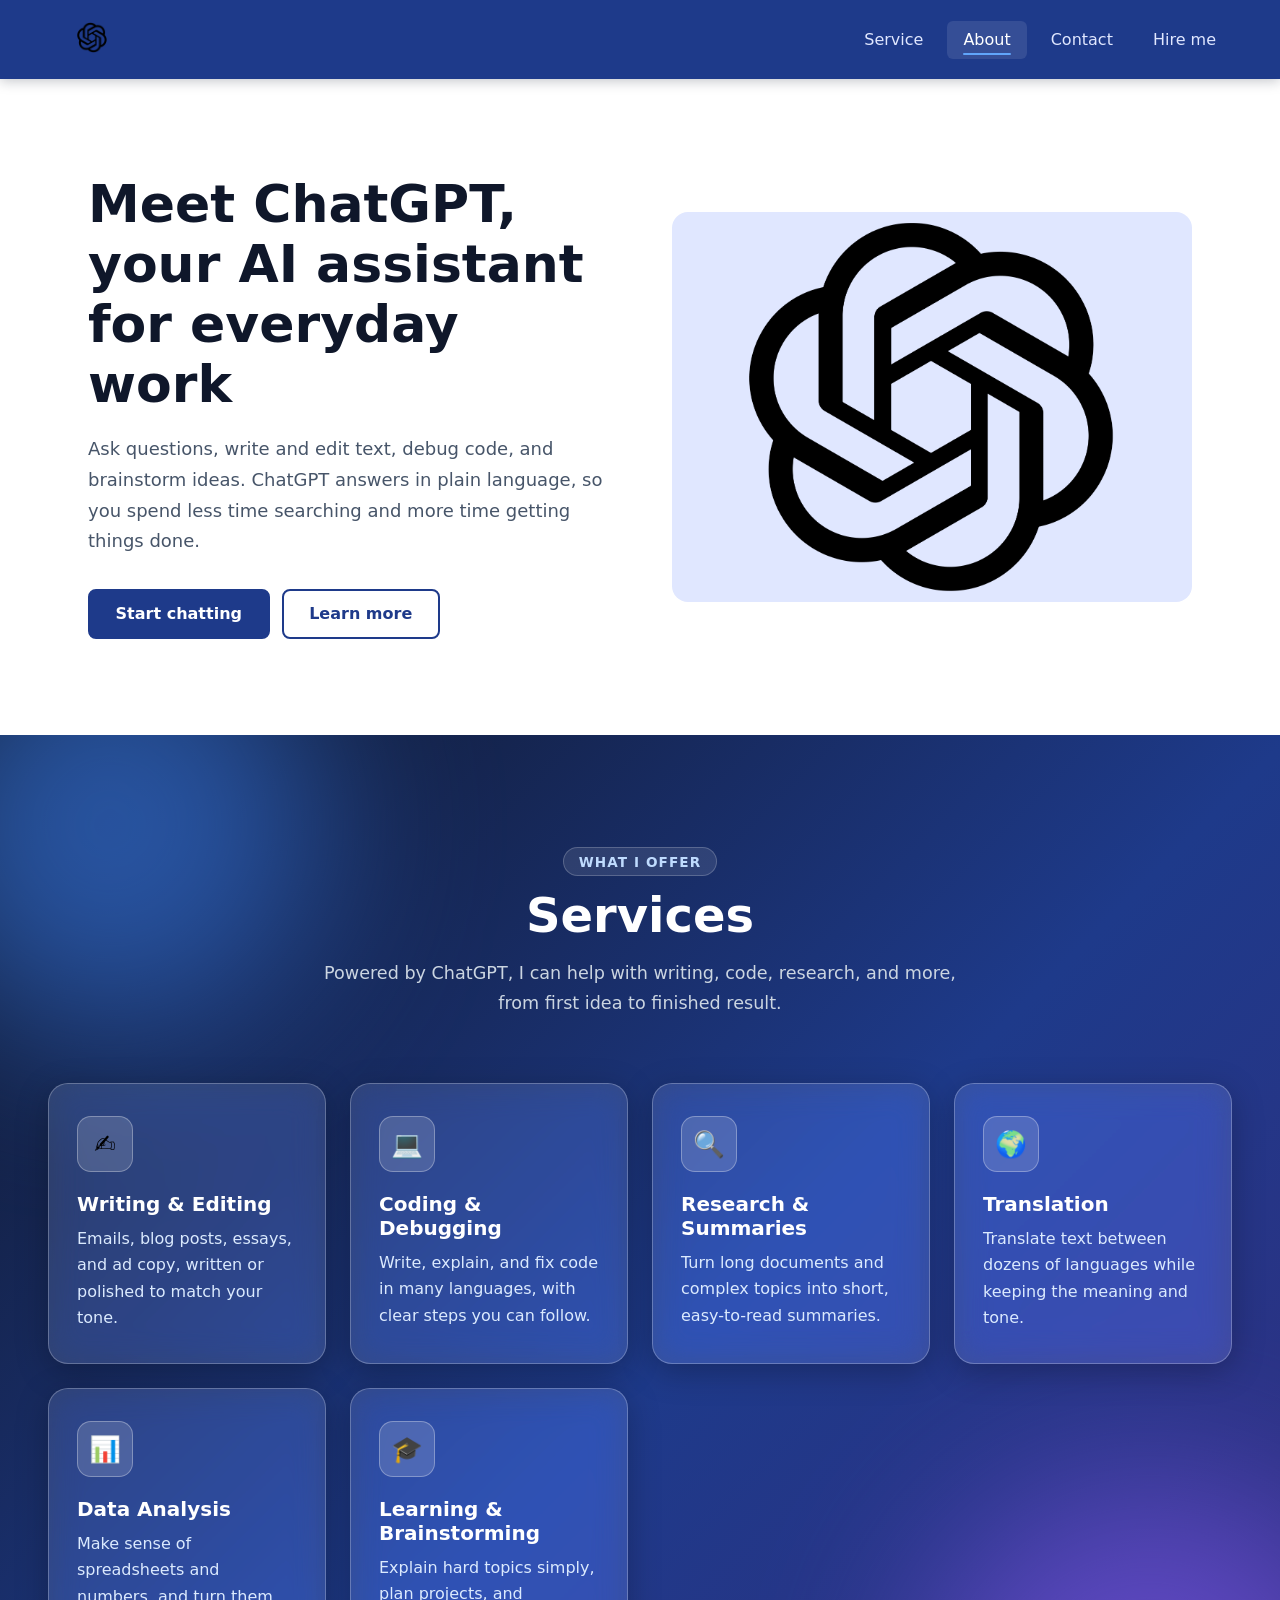
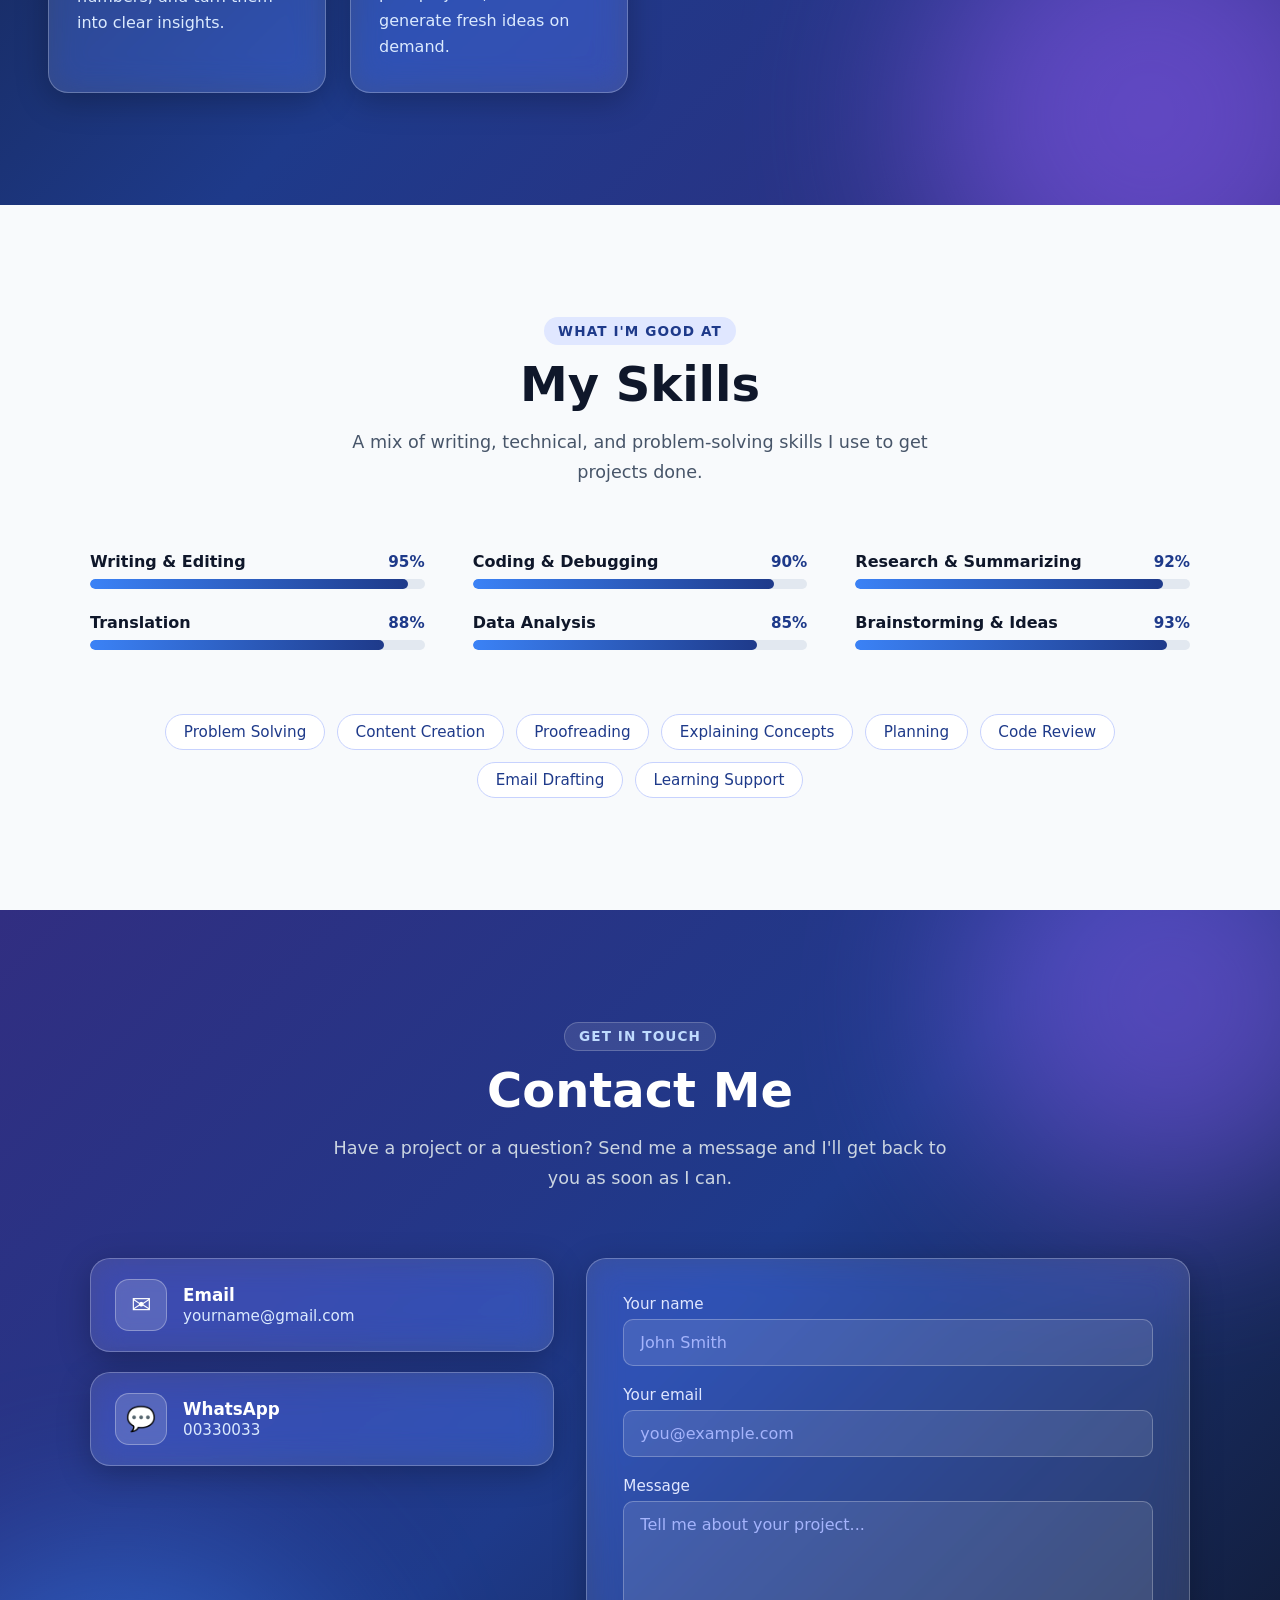
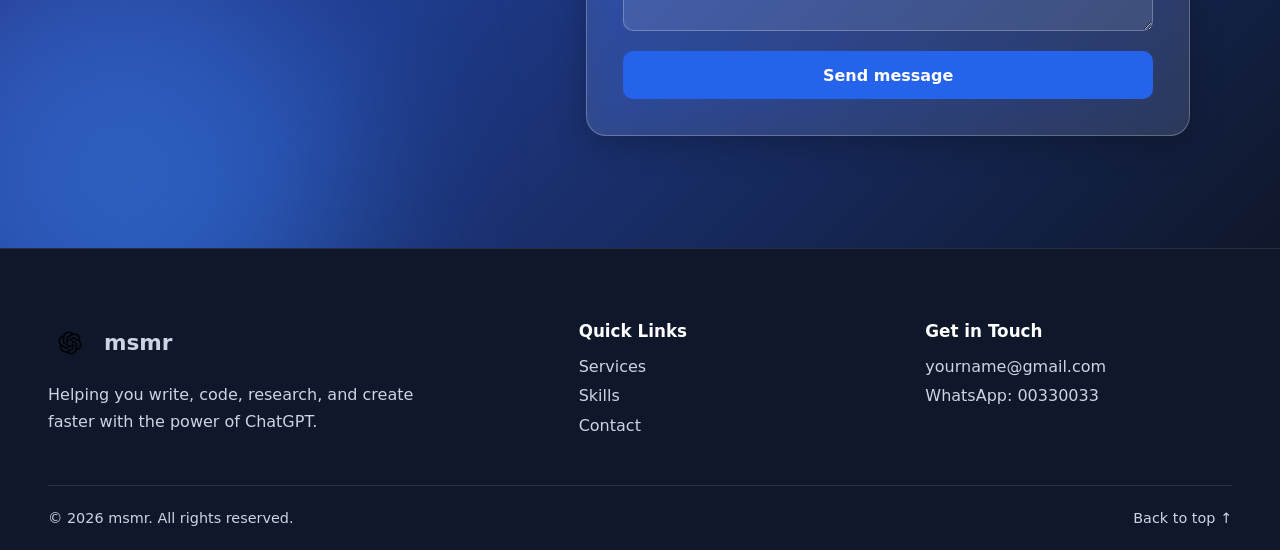
<file: index.html>
<!DOCTYPE html>
<html lang="en">
<head>
    <meta charset="UTF-8">
    <meta name="viewport" content="width=device-width, initial-scale=1.0">
    <title>msmr</title>

    <link rel="stylesheet" href="style.css">
</head>
<body>

    <!-- NAVBAR -->
    <nav class="nav">
        <a href="#" class="nav-logo">
            <img src="ChatGPT-Logo.png" alt="msmr logo">
        </a>

        <ul>
            <li><a href="#service">Service</a></li>
            <li><a href="#skills" aria-current="page">About</a></li>
            <li><a href="#contact">Contact</a></li>
            <li><a href="#contact">Hire me</a></li>
        </ul>
    </nav>

    <!-- HERO -->
    <header class="hero">
        <div class="hero-text">
            <h1>Meet ChatGPT, your AI assistant for everyday work</h1>
            <p>
                Ask questions, write and edit text, debug code, and brainstorm
                ideas. ChatGPT answers in plain language, so you spend less
                time searching and more time getting things done.
            </p>
            <div class="hero-buttons">
                <a href="#service" class="btn btn-primary">Start chatting</a>
                <a href="#skills" class="btn btn-secondary">Learn more</a>
            </div>
        </div>

        <div class="hero-image">
            <img src="ChatGPT-Logo.png" alt="ChatGPT conversation preview">
        </div>
    </header>

    <!-- SERVICES -->
    <section class="services" id="service">
        <div class="services-inner">

            <div class="section-heading">
                <span class="eyebrow">What I offer</span>
                <h2>Services</h2>
                <p>
                    Powered by ChatGPT, I can help with writing, code, research,
                    and more, from first idea to finished result.
                </p>
            </div>

            <div class="services-grid">

                <article class="glass-card">
                    <div class="card-icon">✍️</div>
                    <h3>Writing &amp; Editing</h3>
                    <p>Emails, blog posts, essays, and ad copy, written or polished to match your tone.</p>
                </article>

                <article class="glass-card">
                    <div class="card-icon">💻</div>
                    <h3>Coding &amp; Debugging</h3>
                    <p>Write, explain, and fix code in many languages, with clear steps you can follow.</p>
                </article>

                <article class="glass-card">
                    <div class="card-icon">🔍</div>
                    <h3>Research &amp; Summaries</h3>
                    <p>Turn long documents and complex topics into short, easy-to-read summaries.</p>
                </article>

                <article class="glass-card">
                    <div class="card-icon">🌍</div>
                    <h3>Translation</h3>
                    <p>Translate text between dozens of languages while keeping the meaning and tone.</p>
                </article>

                <article class="glass-card">
                    <div class="card-icon">📊</div>
                    <h3>Data Analysis</h3>
                    <p>Make sense of spreadsheets and numbers, and turn them into clear insights.</p>
                </article>

                <article class="glass-card">
                    <div class="card-icon">🎓</div>
                    <h3>Learning &amp; Brainstorming</h3>
                    <p>Explain hard topics simply, plan projects, and generate fresh ideas on demand.</p>
                </article>

            </div>
        </div>
    </section>

    <!-- SKILLS -->
    <section class="skills" id="skills">
        <div class="skills-inner">

            <div class="skills-heading">
                <span class="skills-eyebrow">What I'm good at</span>
                <h2>My Skills</h2>
                <p>
                    A mix of writing, technical, and problem-solving skills
                    I use to get projects done.
                </p>
            </div>

            <div class="skills-grid">

                <div class="skill">
                    <div class="skill-top">
                        <span class="skill-name">Writing &amp; Editing</span>
                        <span class="skill-percent">95%</span>
                    </div>
                    <div class="skill-bar" role="progressbar" aria-label="Writing and Editing" aria-valuemin="0" aria-valuemax="100" aria-valuenow="95">
                        <div class="skill-fill" style="--level: 95%;"></div>
                    </div>
                </div>

                <div class="skill">
                    <div class="skill-top">
                        <span class="skill-name">Coding &amp; Debugging</span>
                        <span class="skill-percent">90%</span>
                    </div>
                    <div class="skill-bar" role="progressbar" aria-label="Coding and Debugging" aria-valuemin="0" aria-valuemax="100" aria-valuenow="90">
                        <div class="skill-fill" style="--level: 90%;"></div>
                    </div>
                </div>

                <div class="skill">
                    <div class="skill-top">
                        <span class="skill-name">Research &amp; Summarizing</span>
                        <span class="skill-percent">92%</span>
                    </div>
                    <div class="skill-bar" role="progressbar" aria-label="Research and Summarizing" aria-valuemin="0" aria-valuemax="100" aria-valuenow="92">
                        <div class="skill-fill" style="--level: 92%;"></div>
                    </div>
                </div>

                <div class="skill">
                    <div class="skill-top">
                        <span class="skill-name">Translation</span>
                        <span class="skill-percent">88%</span>
                    </div>
                    <div class="skill-bar" role="progressbar" aria-label="Translation" aria-valuemin="0" aria-valuemax="100" aria-valuenow="88">
                        <div class="skill-fill" style="--level: 88%;"></div>
                    </div>
                </div>

                <div class="skill">
                    <div class="skill-top">
                        <span class="skill-name">Data Analysis</span>
                        <span class="skill-percent">85%</span>
                    </div>
                    <div class="skill-bar" role="progressbar" aria-label="Data Analysis" aria-valuemin="0" aria-valuemax="100" aria-valuenow="85">
                        <div class="skill-fill" style="--level: 85%;"></div>
                    </div>
                </div>

                <div class="skill">
                    <div class="skill-top">
                        <span class="skill-name">Brainstorming &amp; Ideas</span>
                        <span class="skill-percent">93%</span>
                    </div>
                    <div class="skill-bar" role="progressbar" aria-label="Brainstorming and Ideas" aria-valuemin="0" aria-valuemax="100" aria-valuenow="93">
                        <div class="skill-fill" style="--level: 93%;"></div>
                    </div>
                </div>

            </div>

            <div class="skill-tags">
                <span>Problem Solving</span>
                <span>Content Creation</span>
                <span>Proofreading</span>
                <span>Explaining Concepts</span>
                <span>Planning</span>
                <span>Code Review</span>
                <span>Email Drafting</span>
                <span>Learning Support</span>
            </div>

        </div>
    </section>

    <!-- CONTACT -->
    <section class="contact" id="contact">
        <div class="contact-inner">

            <div class="contact-heading">
                <span class="contact-eyebrow">Get in touch</span>
                <h2>Contact Me</h2>
                <p>
                    Have a project or a question? Send me a message and
                    I'll get back to you as soon as I can.
                </p>
            </div>

            <div class="contact-grid">

                <!-- Left: contact details -->
                <div class="contact-info">

                    <!-- REPLACE yourname@gmail.com -->
                    <a href="mailto:yourname@gmail.com" class="contact-item">
                        <span class="contact-icon">✉️</span>
                        <span class="contact-text">
                            <strong>Email</strong>
                            <span>yourname@gmail.com</span>
                        </span>
                    </a>

                    <!-- REPLACE 330033 with your full number (no + and no 00) -->
                    <a href="https://wa.me/330033" target="_blank" rel="noopener" class="contact-item">
                        <span class="contact-icon">💬</span>
                        <span class="contact-text">
                            <strong>WhatsApp</strong>
                            <span>00330033</span>
                        </span>
                    </a>

                </div>

                <!-- Right: form -->
                <form class="contact-form" id="contact-form">
                    <label for="c-name">Your name</label>
                    <input type="text" id="c-name" placeholder="John Smith" required>

                    <label for="c-email">Your email</label>
                    <input type="email" id="c-email" placeholder="you@example.com" required>

                    <label for="c-message">Message</label>
                    <textarea id="c-message" rows="5" placeholder="Tell me about your project..." required></textarea>

                    <button type="submit" class="contact-submit">Send message</button>
                </form>

            </div>
        </div>
    </section>

    <!-- FOOTER -->
    <footer class="footer">
        <div class="footer-inner">

            <div class="footer-grid">

                <!-- Brand -->
                <div class="footer-brand">
                    <a href="#" class="footer-logo">
                        <img src="ChatGPT-Logo.png" alt="msmr logo">
                        <span>msmr</span>
                    </a>
                    <p>
                        Helping you write, code, research, and create faster
                        with the power of ChatGPT.
                    </p>
                </div>

                <!-- Quick links -->
                <nav class="footer-col" aria-label="Footer navigation">
                    <h3>Quick Links</h3>
                    <ul>
                        <li><a href="#service">Services</a></li>
                        <li><a href="#skills">Skills</a></li>
                        <li><a href="#contact">Contact</a></li>
                    </ul>
                </nav>

                <!-- Contact -->
                <div class="footer-col">
                    <h3>Get in Touch</h3>
                    <ul>
                        <!-- REPLACE yourname@gmail.com -->
                        <li><a href="mailto:yourname@gmail.com">yourname@gmail.com</a></li>
                        <!-- REPLACE 330033 with your full number (no + and no 00) -->
                        <li><a href="https://wa.me/330033" target="_blank" rel="noopener">WhatsApp: 00330033</a></li>
                    </ul>
                </div>

            </div>

            <div class="footer-bottom">
                <p>&copy; <span id="year">2026</span> msmr. All rights reserved.</p>
                <a href="#" class="back-to-top">Back to top ↑</a>
            </div>

        </div>
    </footer>

    <script>
        // Contact form: opens the visitor's email app with the message filled in
        const form = document.getElementById("contact-form");

        form.addEventListener("submit", function (e) {
            e.preventDefault();

            const name = document.getElementById("c-name").value.trim();
            const email = document.getElementById("c-email").value.trim();
            const message = document.getElementById("c-message").value.trim();

            const subject = encodeURIComponent("Message from " + name);
            const body = encodeURIComponent(message + "\n\nFrom: " + name + " (" + email + ")");

            // REPLACE yourname@gmail.com
            window.location.href = "mailto:yourname@gmail.com?subject=" + subject + "&body=" + body;
        });

        // Footer: keeps the copyright year up to date
        document.getElementById("year").textContent = new Date().getFullYear();
    </script>

</body>
</html>
</file>
<file: style.css>
/* ==========================================================
   BASE
   ========================================================== */

*,
*::before,
*::after {
    box-sizing: border-box;
}

:root {
    --nav-bg: #1e3a8a;
    --nav-text: #e0e7ff;
    --nav-text-hover: #ffffff;
    --nav-accent: #60a5fa;
    --nav-height: 72px;
}

/* Forces sections to stack vertically, full width */
body {
    display: block;
    margin: 0;
}

img {
    max-width: 100%;
}


/* ==========================================================
   NAVBAR
   ========================================================== */

.nav {
    position: sticky;
    top: 0;
    z-index: 100;
    display: flex;
    align-items: center;
    justify-content: space-between;
    min-height: var(--nav-height);
    padding: 0 clamp(1rem, 4vw, 3rem);
    background-color: var(--nav-bg);
    box-shadow: 0 2px 12px rgba(15, 23, 42, 0.25);
}

.nav-logo {
    display: flex;
    align-items: center;
}

.nav img {
    width: 56px;
    height: 56px;
    object-fit: contain;
    border-radius: 50%;
}

.nav ul {
    display: flex;
    align-items: center;
    justify-content: center;
    gap: 0.5rem;
    margin: 0;
    padding: 0;
    list-style: none;
}

.nav a {
    position: relative;
    display: inline-block;
    padding: 0.6rem 1rem;
    color: var(--nav-text);
    font-family: "Segoe UI", system-ui, -apple-system, Roboto, Arial, sans-serif;
    font-size: 1rem;
    font-weight: 500;
    text-decoration: none;
    border-radius: 6px;
    transition: color 0.2s ease, background-color 0.2s ease;
}

.nav a:hover,
.nav a[aria-current="page"] {
    color: var(--nav-text-hover);
    background-color: rgba(255, 255, 255, 0.1);
}

.nav a[aria-current="page"]::after {
    content: "";
    position: absolute;
    left: 1rem;
    right: 1rem;
    bottom: 0.25rem;
    height: 2px;
    background-color: var(--nav-accent);
    border-radius: 2px;
}

.nav a:focus-visible {
    outline: 2px solid var(--nav-accent);
    outline-offset: 2px;
}

@media (max-width: 640px) {
    .nav {
        flex-direction: column;
        justify-content: center;
        gap: 0.5rem;
        padding: 0.75rem 1rem;
    }

    .nav ul {
        flex-wrap: wrap;
        gap: 0.25rem;
    }

    .nav a {
        padding: 0.5rem 0.75rem;
        font-size: 0.95rem;
    }
}

@media (prefers-reduced-motion: reduce) {
    .nav a {
        transition: none;
    }
}


/* ==========================================================
   HERO SECTION
   ========================================================== */

.hero {
    display: grid;
    grid-template-columns: 1fr 1fr;
    align-items: center;
    gap: clamp(2rem, 5vw, 4rem);
    max-width: 1200px;
    margin: 0 auto;
    padding: clamp(3rem, 8vw, 6rem) clamp(1rem, 4vw, 3rem);
    font-family: "Segoe UI", system-ui, -apple-system, Roboto, Arial, sans-serif;
}

.hero-text h1 {
    margin: 0 0 1.25rem;
    color: #0f172a;
    font-size: clamp(2rem, 4.5vw, 3.25rem);
    line-height: 1.15;
    font-weight: 700;
}

.hero-text p {
    max-width: 52ch;
    margin: 0 0 2rem;
    color: #475569;
    font-size: 1.125rem;
    line-height: 1.7;
}

.hero-buttons {
    display: flex;
    flex-wrap: wrap;
    gap: 0.75rem;
}

.btn {
    display: inline-block;
    padding: 0.85rem 1.6rem;
    font-size: 1rem;
    font-weight: 600;
    text-decoration: none;
    border-radius: 8px;
    border: 2px solid var(--nav-bg);
    transition: background-color 0.2s ease, color 0.2s ease;
}

.btn-primary {
    background-color: var(--nav-bg);
    color: #ffffff;
}

.btn-primary:hover {
    background-color: #1e40af;
    border-color: #1e40af;
}

.btn-secondary {
    background-color: transparent;
    color: var(--nav-bg);
}

.btn-secondary:hover {
    background-color: var(--nav-bg);
    color: #ffffff;
}

.btn:focus-visible {
    outline: 3px solid var(--nav-accent);
    outline-offset: 3px;
}

.hero-image img {
    display: block;
    width: 100%;
    height: auto;
    aspect-ratio: 4 / 3;
    object-fit: cover;
    border-radius: 16px;
    background-color: #e0e7ff; /* placeholder color while src is empty */
}

@media (max-width: 800px) {
    .hero {
        grid-template-columns: 1fr;
        text-align: center;
    }

    .hero-text p {
        margin-left: auto;
        margin-right: auto;
    }

    .hero-buttons {
        justify-content: center;
    }
}

@media (prefers-reduced-motion: reduce) {
    .btn {
        transition: none;
    }
}


/* ==========================================================
   SERVICES SECTION (glassmorphism)
   ========================================================== */

.services {
    position: relative;
    display: block;
    width: 100%;
    overflow: hidden;
    scroll-margin-top: var(--nav-height);
    padding: clamp(4rem, 9vw, 7rem) clamp(1rem, 4vw, 3rem);
    background: linear-gradient(135deg, #0f172a 0%, #1e3a8a 55%, #312e81 100%);
    font-family: "Segoe UI", system-ui, -apple-system, Roboto, Arial, sans-serif;
}

/* Glowing blobs behind the glass */
.services::before,
.services::after {
    content: "";
    position: absolute;
    border-radius: 50%;
    filter: blur(90px);
    opacity: 0.55;
    pointer-events: none;
}

.services::before {
    top: -120px;
    left: -100px;
    width: 420px;
    height: 420px;
    background: #3b82f6;
}

.services::after {
    bottom: -140px;
    right: -100px;
    width: 460px;
    height: 460px;
    background: #8b5cf6;
}

.services-inner {
    position: relative;
    z-index: 1;
    max-width: 1200px;
    margin: 0 auto;
}

.section-heading {
    max-width: 640px;
    margin: 0 auto clamp(2.5rem, 6vw, 4rem);
    text-align: center;
}

.eyebrow {
    display: inline-block;
    margin-bottom: 0.75rem;
    padding: 0.35rem 0.9rem;
    color: #bfdbfe;
    font-size: 0.85rem;
    font-weight: 600;
    letter-spacing: 0.08em;
    text-transform: uppercase;
    background: rgba(255, 255, 255, 0.1);
    border: 1px solid rgba(255, 255, 255, 0.2);
    border-radius: 999px;
}

.section-heading h2 {
    margin: 0 0 1rem;
    color: #ffffff;
    font-size: clamp(2rem, 4.5vw, 3rem);
    line-height: 1.15;
}

.section-heading p {
    margin: 0;
    color: #cbd5e1;
    font-size: 1.1rem;
    line-height: 1.7;
}

.services-grid {
    display: grid;
    grid-template-columns: repeat(auto-fit, minmax(260px, 1fr));
    gap: 1.5rem;
}

/* Glass card */
.glass-card {
    padding: 2rem 1.75rem;
    background: rgba(255, 255, 255, 0.12);
    -webkit-backdrop-filter: blur(16px) saturate(140%);
    backdrop-filter: blur(16px) saturate(140%);
    border: 1px solid rgba(255, 255, 255, 0.25);
    border-radius: 20px;
    box-shadow: 0 8px 32px rgba(0, 0, 0, 0.25);
    transition: transform 0.3s ease, background 0.3s ease, border-color 0.3s ease;
}

.glass-card:hover {
    transform: translateY(-8px);
    background: rgba(255, 255, 255, 0.18);
    border-color: rgba(255, 255, 255, 0.45);
}

/* Icon box: equal width and height, so it stays a square */
.card-icon {
    display: grid;
    place-items: center;
    width: 56px;
    height: 56px;
    margin-bottom: 1.25rem;
    font-size: 1.6rem;
    background: rgba(255, 255, 255, 0.15);
    border: 1px solid rgba(255, 255, 255, 0.3);
    border-radius: 14px;
}

.glass-card h3 {
    margin: 0 0 0.6rem;
    color: #ffffff;
    font-size: 1.25rem;
}

.glass-card p {
    margin: 0;
    color: #dbeafe;
    font-size: 1rem;
    line-height: 1.65;
}

/* Fallback if the browser can't blur */
@supports not ((backdrop-filter: blur(1px)) or (-webkit-backdrop-filter: blur(1px))) {
    .glass-card {
        background: rgba(30, 58, 138, 0.85);
    }
}

@media (prefers-reduced-motion: reduce) {
    .glass-card {
        transition: none;
    }

    .glass-card:hover {
        transform: none;
    }
}

/* ==========================================================
   SKILLS SECTION
   ========================================================== */

.skills {
    display: block;
    width: 100%;
    scroll-margin-top: var(--nav-height);
    padding: clamp(4rem, 9vw, 7rem) clamp(1rem, 4vw, 3rem);
    background-color: #f8fafc;
    font-family: "Segoe UI", system-ui, -apple-system, Roboto, Arial, sans-serif;
}

.skills-inner {
    max-width: 1100px;
    margin: 0 auto;
}

/* Heading */
.skills-heading {
    max-width: 640px;
    margin: 0 auto clamp(2.5rem, 6vw, 4rem);
    text-align: center;
}

.skills-eyebrow {
    display: inline-block;
    margin-bottom: 0.75rem;
    padding: 0.35rem 0.9rem;
    color: var(--nav-bg);
    font-size: 0.85rem;
    font-weight: 600;
    letter-spacing: 0.08em;
    text-transform: uppercase;
    background: #e0e7ff;
    border-radius: 999px;
}

.skills-heading h2 {
    margin: 0 0 1rem;
    color: #0f172a;
    font-size: clamp(2rem, 4.5vw, 3rem);
    line-height: 1.15;
}

.skills-heading p {
    margin: 0;
    color: #475569;
    font-size: 1.1rem;
    line-height: 1.7;
}

/* Grid of bars */
.skills-grid {
    display: grid;
    grid-template-columns: repeat(auto-fit, minmax(300px, 1fr));
    gap: 1.5rem 3rem;
}

.skill-top {
    display: flex;
    justify-content: space-between;
    align-items: baseline;
    margin-bottom: 0.5rem;
}

.skill-name {
    color: #0f172a;
    font-size: 1rem;
    font-weight: 600;
}

.skill-percent {
    color: var(--nav-bg);
    font-size: 0.95rem;
    font-weight: 600;
}

.skill-bar {
    height: 10px;
    overflow: hidden;
    background-color: #e2e8f0;
    border-radius: 999px;
}

.skill-fill {
    width: var(--level);
    height: 100%;
    background: linear-gradient(90deg, #3b82f6, var(--nav-bg));
    border-radius: 999px;
}

/* Bars fill up as they scroll into view (browsers that support it;
   others simply show the full bar) */
@supports (animation-timeline: view()) {
    .skill-fill {
        animation: fill-bar linear both;
        animation-timeline: view();
        animation-range: entry 0% entry 80%;
    }

    @keyframes fill-bar {
        from { width: 0; }
        to   { width: var(--level); }
    }
}

/* Tags */
.skill-tags {
    display: flex;
    flex-wrap: wrap;
    justify-content: center;
    gap: 0.75rem;
    margin-top: clamp(2.5rem, 6vw, 4rem);
}

.skill-tags span {
    padding: 0.5rem 1.1rem;
    color: var(--nav-bg);
    font-size: 0.95rem;
    font-weight: 500;
    background-color: #ffffff;
    border: 1px solid #c7d2fe;
    border-radius: 999px;
    transition: background-color 0.2s ease, color 0.2s ease, transform 0.2s ease;
}

.skill-tags span:hover {
    color: #ffffff;
    background-color: var(--nav-bg);
    transform: translateY(-2px);
}

@media (prefers-reduced-motion: reduce) {
    .skill-fill {
        animation: none;
    }

    .skill-tags span {
        transition: none;
    }

    .skill-tags span:hover {
        transform: none;
    }
}

/* ==========================================================
   CONTACT SECTION (glassmorphism)
   ========================================================== */

.contact {
    position: relative;
    display: block;
    width: 100%;
    overflow: hidden;
    scroll-margin-top: var(--nav-height);
    padding: clamp(4rem, 9vw, 7rem) clamp(1rem, 4vw, 3rem);
    background: linear-gradient(135deg, #312e81 0%, #1e3a8a 50%, #0f172a 100%);
    font-family: "Segoe UI", system-ui, -apple-system, Roboto, Arial, sans-serif;
}

/* Glowing blobs behind the glass */
.contact::before,
.contact::after {
    content: "";
    position: absolute;
    border-radius: 50%;
    filter: blur(90px);
    opacity: 0.5;
    pointer-events: none;
}

.contact::before {
    top: -120px;
    right: -100px;
    width: 420px;
    height: 420px;
    background: #8b5cf6;
}

.contact::after {
    bottom: -140px;
    left: -100px;
    width: 440px;
    height: 440px;
    background: #3b82f6;
}

.contact-inner {
    position: relative;
    z-index: 1;
    max-width: 1100px;
    margin: 0 auto;
}

/* Heading */
.contact-heading {
    max-width: 640px;
    margin: 0 auto clamp(2.5rem, 6vw, 4rem);
    text-align: center;
}

.contact-eyebrow {
    display: inline-block;
    margin-bottom: 0.75rem;
    padding: 0.35rem 0.9rem;
    color: #bfdbfe;
    font-size: 0.85rem;
    font-weight: 600;
    letter-spacing: 0.08em;
    text-transform: uppercase;
    background: rgba(255, 255, 255, 0.1);
    border: 1px solid rgba(255, 255, 255, 0.2);
    border-radius: 999px;
}

.contact-heading h2 {
    margin: 0 0 1rem;
    color: #ffffff;
    font-size: clamp(2rem, 4.5vw, 3rem);
    line-height: 1.15;
}

.contact-heading p {
    margin: 0;
    color: #cbd5e1;
    font-size: 1.1rem;
    line-height: 1.7;
}

/* Two columns */
.contact-grid {
    display: grid;
    grid-template-columns: 1fr 1.3fr;
    gap: 2rem;
    align-items: start;
}

/* Left: info cards */
.contact-info {
    display: flex;
    flex-direction: column;
    gap: 1.25rem;
}

.contact-item {
    display: flex;
    align-items: center;
    gap: 1rem;
    padding: 1.25rem 1.5rem;
    color: #ffffff;
    text-decoration: none;
    background: rgba(255, 255, 255, 0.12);
    -webkit-backdrop-filter: blur(16px) saturate(140%);
    backdrop-filter: blur(16px) saturate(140%);
    border: 1px solid rgba(255, 255, 255, 0.25);
    border-radius: 20px;
    box-shadow: 0 8px 32px rgba(0, 0, 0, 0.25);
    transition: transform 0.3s ease, background 0.3s ease, border-color 0.3s ease;
}

.contact-item:hover {
    transform: translateY(-4px);
    background: rgba(255, 255, 255, 0.18);
    border-color: rgba(255, 255, 255, 0.45);
}

.contact-item:focus-visible {
    outline: 3px solid var(--nav-accent);
    outline-offset: 3px;
}

.contact-icon {
    display: grid;
    place-items: center;
    flex-shrink: 0;
    width: 52px;
    height: 52px;
    font-size: 1.5rem;
    background: rgba(255, 255, 255, 0.15);
    border: 1px solid rgba(255, 255, 255, 0.3);
    border-radius: 14px;
}

.contact-text {
    display: flex;
    flex-direction: column;
    gap: 0.15rem;
    min-width: 0;
}

.contact-text strong {
    font-size: 1.05rem;
}

.contact-text span {
    color: #dbeafe;
    font-size: 0.95rem;
    overflow-wrap: anywhere;
}

/* Right: glass form */
.contact-form {
    display: flex;
    flex-direction: column;
    padding: clamp(1.5rem, 4vw, 2.25rem);
    background: rgba(255, 255, 255, 0.12);
    -webkit-backdrop-filter: blur(16px) saturate(140%);
    backdrop-filter: blur(16px) saturate(140%);
    border: 1px solid rgba(255, 255, 255, 0.25);
    border-radius: 20px;
    box-shadow: 0 8px 32px rgba(0, 0, 0, 0.25);
}

.contact-form label {
    margin-bottom: 0.4rem;
    color: #e0e7ff;
    font-size: 0.95rem;
    font-weight: 500;
}

.contact-form input,
.contact-form textarea {
    width: 100%;
    margin-bottom: 1.25rem;
    padding: 0.8rem 1rem;
    color: #ffffff;
    font-family: inherit;
    font-size: 1rem;
    background: rgba(255, 255, 255, 0.1);
    border: 1px solid rgba(255, 255, 255, 0.25);
    border-radius: 10px;
    transition: border-color 0.2s ease, background-color 0.2s ease;
}

.contact-form textarea {
    resize: vertical;
    min-height: 130px;
}

.contact-form input::placeholder,
.contact-form textarea::placeholder {
    color: #a5b4fc;
}

.contact-form input:focus,
.contact-form textarea:focus {
    outline: none;
    background: rgba(255, 255, 255, 0.16);
    border-color: var(--nav-accent);
    box-shadow: 0 0 0 3px rgba(96, 165, 250, 0.3);
}

.contact-submit {
    padding: 0.9rem 1.6rem;
    color: #ffffff;
    font-family: inherit;
    font-size: 1rem;
    font-weight: 600;
    background-color: #2563eb;
    border: none;
    border-radius: 10px;
    cursor: pointer;
    transition: background-color 0.2s ease, transform 0.2s ease;
}

.contact-submit:hover {
    background-color: #1d4ed8;
    transform: translateY(-2px);
}

.contact-submit:focus-visible {
    outline: 3px solid var(--nav-accent);
    outline-offset: 3px;
}

/* Fallback if the browser can't blur */
@supports not ((backdrop-filter: blur(1px)) or (-webkit-backdrop-filter: blur(1px))) {
    .contact-item,
    .contact-form {
        background: rgba(30, 58, 138, 0.85);
    }
}

/* Mobile: stack the columns */
@media (max-width: 800px) {
    .contact-grid {
        grid-template-columns: 1fr;
    }
}

@media (prefers-reduced-motion: reduce) {
    .contact-item,
    .contact-submit,
    .contact-form input,
    .contact-form textarea {
        transition: none;
    }

    .contact-item:hover,
    .contact-submit:hover {
        transform: none;
    }
}

/* ==========================================================
   FOOTER
   ========================================================== */

.footer {
    display: block;
    width: 100%;
    padding: clamp(3rem, 7vw, 4.5rem) clamp(1rem, 4vw, 3rem) 1.5rem;
    color: #cbd5e1;
    background-color: #0f172a;
    border-top: 1px solid rgba(255, 255, 255, 0.1);
    font-family: "Segoe UI", system-ui, -apple-system, Roboto, Arial, sans-serif;
}

.footer-inner {
    max-width: 1200px;
    margin: 0 auto;
}

.footer-grid {
    display: grid;
    grid-template-columns: 1.6fr 1fr 1fr;
    gap: 2.5rem;
    padding-bottom: 2.5rem;
}

/* Brand */
.footer-logo {
    display: inline-flex;
    align-items: center;
    gap: 0.75rem;
    margin-bottom: 1rem;
    color: #ffffff;
    font-size: 1.35rem;
    font-weight: 700;
    text-decoration: none;
}

.footer-logo img {
    width: 44px;
    height: 44px;
    object-fit: contain;
    border-radius: 50%;
}

.footer-brand p {
    max-width: 36ch;
    margin: 0;
    font-size: 1rem;
    line-height: 1.7;
}

/* Columns */
.footer-col h3 {
    margin: 0 0 1rem;
    color: #ffffff;
    font-size: 1.05rem;
    font-weight: 600;
}

.footer-col ul {
    margin: 0;
    padding: 0;
    list-style: none;
}

.footer-col li {
    margin-bottom: 0.65rem;
}

.footer a {
    color: #cbd5e1;
    text-decoration: none;
    transition: color 0.2s ease;
}

.footer-col a:hover,
.back-to-top:hover {
    color: var(--nav-accent);
}

.footer a:focus-visible {
    outline: 2px solid var(--nav-accent);
    outline-offset: 3px;
    border-radius: 4px;
}

/* Bottom bar */
.footer-bottom {
    display: flex;
    flex-wrap: wrap;
    align-items: center;
    justify-content: space-between;
    gap: 0.75rem;
    padding-top: 1.5rem;
    border-top: 1px solid rgba(255, 255, 255, 0.12);
    font-size: 0.9rem;
}

.footer-bottom p {
    margin: 0;
}

.back-to-top {
    font-weight: 500;
}

/* Mobile */
@media (max-width: 800px) {
    .footer-grid {
        grid-template-columns: 1fr;
        gap: 2rem;
    }

    .footer-bottom {
        flex-direction: column;
        text-align: center;
    }
}

@media (prefers-reduced-motion: reduce) {
    .footer a {
        transition: none;
    }
}
</file>
